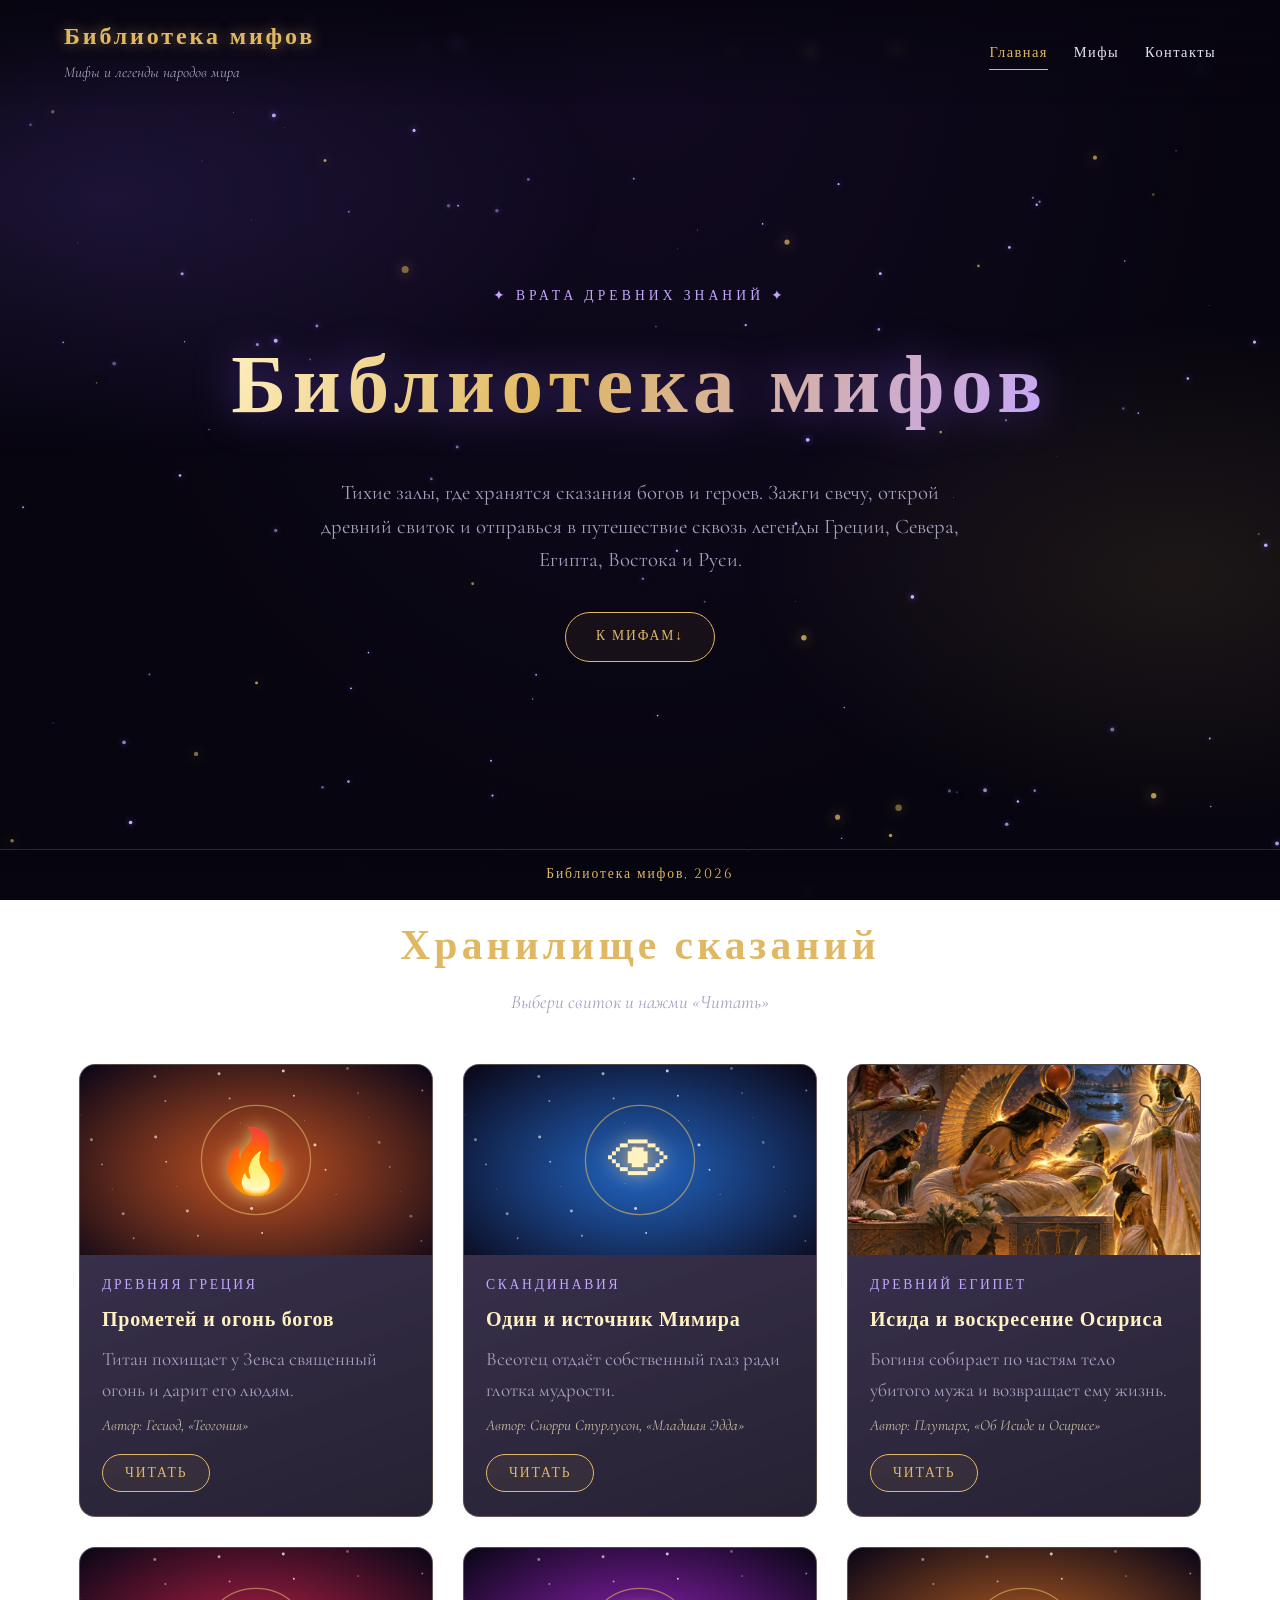
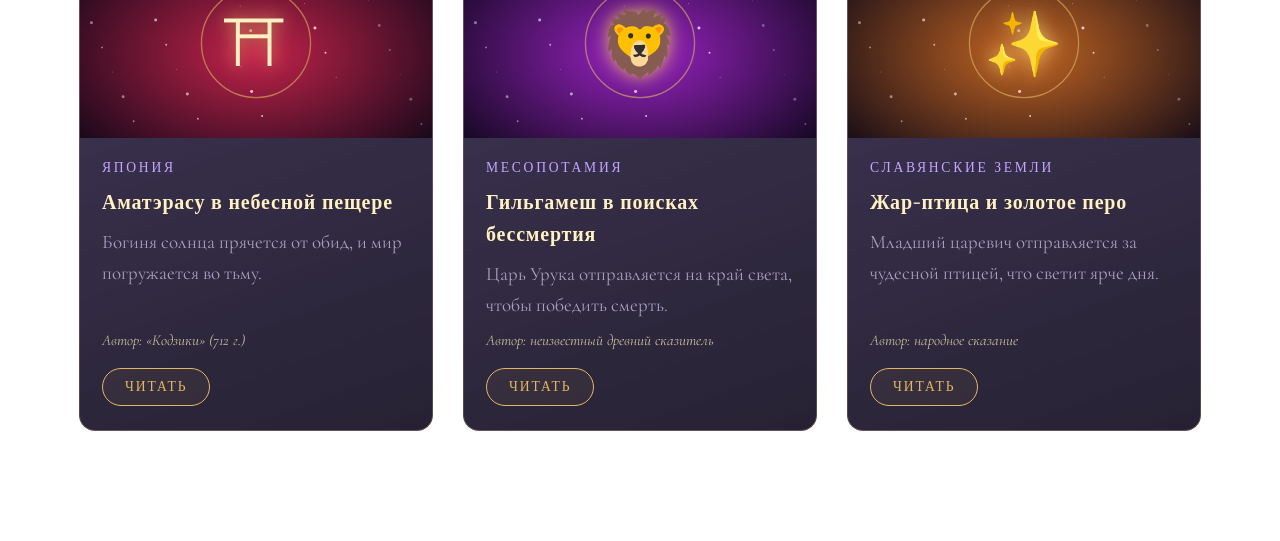
<file: index.html>
<!DOCTYPE html>
<html lang="ru"><head><meta charset="utf-8"><meta name="viewport" content="width=device-width,initial-scale=1">
<title>Библиотека мифов</title>
<link rel="preconnect" href="https://fonts.googleapis.com">
<link href="https://fonts.googleapis.com/css2?family=Cinzel:wght@400;700&family=Cormorant+Garamond:ital,wght@0,400;0,600;1,400&display=swap" rel="stylesheet">
<link rel="stylesheet" href="style.css"></head>
<body>
<header class="site-header">
  <a class="brand" href="index.html"><b>Библиотека мифов</b><small>Мифы и легенды народов мира</small></a>
  <nav><a class="active" href="index.html">Главная</a><a data-scroll="myths" href="index.html#myths">Мифы</a><a href="contacts.html">Контакты</a></nav>
</header>
<main>
<section class="hero">
  <div class="sub">✦ ВРАТА ДРЕВНИХ ЗНАНИЙ ✦</div>
  <h1>Библиотека мифов</h1>
  <p>Тихие залы, где хранятся сказания богов и героев. Зажги свечу, открой древний свиток и отправься в путешествие сквозь легенды Греции, Севера, Египта, Востока и Руси.</p>
  <a class="btn scroll-btn" data-scroll="myths" href="#myths">К МИФАМ</a>
</section>

<section class="section" id="myths">
  <h2>Хранилище сказаний</h2>
  <p class="lead">Выбери свиток и нажми «Читать»</p>
  <div class="grid">

<!--
=====================================================================
 КАК СОЗДАТЬ НОВЫЙ МИФ (ДУБЛИРОВАНИЕ КАРТОЧКИ)
 1. Скопируй любой блок <article class="card"> ... </article> целиком.
 2. Вставь копию ниже, перед закрывающим </div> сетки.
 3. Замени:
    - data-glyph  — символ на картинке; data-hue — цвет (0–360).
      Хочешь свою картинку? Замени весь <div class="art" ...></div> на:
      <div class="art"><img src="images/my.jpg" alt="Название"></div>
    - <h3>        — название мифа
    - .culture    — культура
    - .desc       — краткое описание на карточке
    - .author     — автор / источник
    - .full       — ПОЛНЫЙ текст мифа (абзацы <p>), он откроется в модальном окне
 Кнопка «Читать» уже работает — ничего подключать не надо.
=====================================================================
-->

<!-- МИФ 1 -->
<article class="card">
  <div class="art" data-glyph="🔥" data-hue="18"></div>
  <div class="body">
    <span class="culture">Древняя Греция</span>
    <h3>Прометей и огонь богов</h3>
    <p class="desc">Титан похищает у Зевса священный огонь и дарит его людям.</p>
    <span class="author">Автор: Гесиод, «Теогония»</span>
    <button class="btn read">ЧИТАТЬ</button>
    <div class="full" hidden>
      <p>В начале времён люди жили во тьме и холоде, а огонь принадлежал лишь богам Олимпа. Титан Прометей, чьё имя значит «мыслящий наперёд», пожалел смертных.</p>
      <p>Он спрятал уголёк в полом стебле фенхеля, прокрался на Олимп и вынес пламя вниз. Люди научились ковать металл, готовить пищу и строить города.</p>
      <p>Разгневанный Зевс приковал Прометея к скале на краю мира, и каждый день орёл клевал его печень, а к утру она вырастала вновь. Лишь герой Геракл освободил титана от мучений.</p>
    </div>
  </div>
</article>

<!-- МИФ 2 -->
<article class="card">
  <div class="art" data-glyph="👁" data-hue="215"></div>
  <div class="body">
    <span class="culture">Скандинавия</span>
    <h3>Один и источник Мимира</h3>
    <p class="desc">Всеотец отдаёт собственный глаз ради глотка мудрости.</p>
    <span class="author">Автор: Снорри Стурлусон, «Младшая Эдда»</span>
    <button class="btn read">ЧИТАТЬ</button>
    <div class="full" hidden>
      <p>Под корнем мирового ясеня Иггдрасиль бьёт источник, хранимый великаном Мимиром. Кто выпьет из него, обретёт знание всех миров.</p>
      <p>Один пришёл к источнику, но Мимир потребовал плату. Всеотец без колебаний вырвал свой глаз и опустил его в тёмную воду.</p>
      <p>С тех пор Один одноглаз, но видит прошлое и будущее. А глаз его до сих пор лежит на дне источника и мерцает как далёкая звезда.</p>
    </div>
  </div>
</article>

<!-- МИФ 3 -->
<article class="card">
  <div class="art"><img src="images/isis.jpg" alt="Исида и воскресение Осириса"></div>
  <div class="body">
    <span class="culture">Древний Египет</span>
    <h3>Исида и воскресение Осириса</h3>
    <p class="desc">Богиня собирает по частям тело убитого мужа и возвращает ему жизнь.</p>
    <span class="author">Автор: Плутарх, «Об Исиде и Осирисе»</span>
    <button class="btn read">ЧИТАТЬ</button>
    <div class="full" hidden>
      <p>Добрый царь Осирис правил Египтом мудро, и это породило зависть в его брате Сете. Хитростью он заточил Осириса в сундук и бросил в Нил.</p>
      <p>Исида обошла весь мир в поисках мужа. Найдя тело, она узнала, что Сет разрубил его на части и разбросал по стране. Богиня собрала их все, а Анубис помог совершить обряд.</p>
      <p>Осирис ожил и стал владыкой загробного мира, а их сын Хор победил Сета. Так в Египте возникла вера в вечную жизнь после смерти.</p>
    </div>
  </div>
</article>

<!-- МИФ 4 -->
<article class="card">
  <div class="art" data-glyph="⛩" data-hue="345"></div>
  <div class="body">
    <span class="culture">Япония</span>
    <h3>Аматэрасу в небесной пещере</h3>
    <p class="desc">Богиня солнца прячется от обид, и мир погружается во тьму.</p>
    <span class="author">Автор: «Кодзики» (712 г.)</span>
    <button class="btn read">ЧИТАТЬ</button>
    <div class="full" hidden>
      <p>Обидевшись на буйного брата Сусаноо, богиня солнца Аматэрасу скрылась в небесной пещере и закрыла вход камнем. Свет исчез, и на земле воцарились холод и страх.</p>
      <p>Тогда боги собрались у пещеры. Богиня Удзумэ вышла танцевать на перевёрнутой бочке, а собравшиеся хохотали так громко, что Аматэрасу выглянула посмотреть, в чём дело.</p>
      <p>Ей показали зеркало, и богиня увидела своё сияние. Пока она любовалась, сильный бог отодвинул камень. Солнце вернулось в мир.</p>
    </div>
  </div>
</article>

<!-- МИФ 5 -->
<article class="card">
  <div class="art" data-glyph="🦁" data-hue="285"></div>
  <div class="body">
    <span class="culture">Месопотамия</span>
    <h3>Гильгамеш в поисках бессмертия</h3>
    <p class="desc">Царь Урука отправляется на край света, чтобы победить смерть.</p>
    <span class="author">Автор: неизвестный древний сказитель</span>
    <button class="btn read">ЧИТАТЬ</button>
    <div class="full" hidden>
      <p>Гильгамеш, могучий царь Урука, потерял лучшего друга Энкиду и впервые осознал, что и он смертен. Горе погнало его на поиски вечной жизни.</p>
      <p>Пройдя тьму гор и воды смерти, он нашёл мудреца Утнапишти, пережившего великий потоп. Тот открыл тайну: на дне моря растёт цветок, возвращающий молодость.</p>
      <p>Гильгамеш достал цветок, но по дороге домой змея украла его, пока царь купался. Он вернулся в Урук и понял, что бессмертие людей в их делах и памяти.</p>
    </div>
  </div>
</article>

<!-- МИФ 6 -->
<article class="card">
  <div class="art" data-glyph="✨" data-hue="25"></div>
  <div class="body">
    <span class="culture">Славянские земли</span>
    <h3>Жар-птица и золотое перо</h3>
    <p class="desc">Младший царевич отправляется за чудесной птицей, что светит ярче дня.</p>
    <span class="author">Автор: народное сказание</span>
    <button class="btn read">ЧИТАТЬ</button>
    <div class="full" hidden>
      <p>В царском саду росла яблоня с золотыми плодами, и каждую ночь кто-то их срывал. Старшие братья заснули в карауле, а младший, Иван, увидел сияющую птицу и вырвал из её хвоста перо.</p>
      <p>Перо светило ярче сотни свечей, и царь повелел добыть саму птицу. На пути Ивану помог серый волк, который стал его верным другом.</p>
      <p>Ценой испытаний царевич вернулся домой с Жар-птицей. Говорят, что кто хоть раз видел её свет, тот навсегда сохраняет надежду.</p>
    </div>
  </div>
</article>

  </div>
</section>
</main>

<div class="modal" id="modal"><div class="modal-box"><button class="close" aria-label="Закрыть">×</button><div class="modal-content"></div></div></div>
<footer class="site-footer">Библиотека мифов, 2026</footer>
<script src="app.js"></script>
</body></html>
</file>
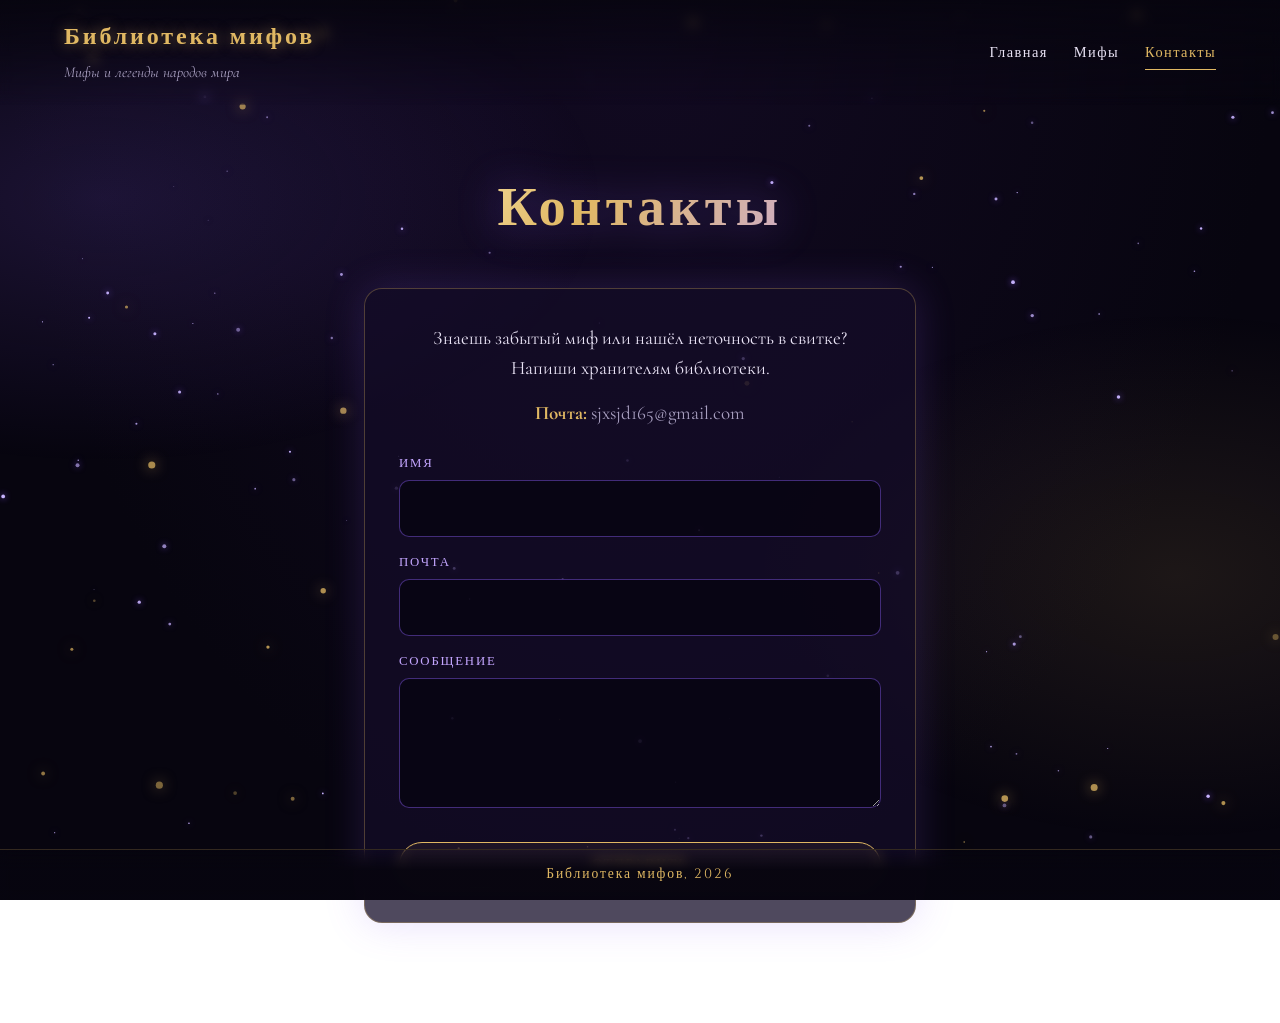
<file: contacts.html>
<!DOCTYPE html>
<html lang="ru"><head><meta charset="utf-8"><meta name="viewport" content="width=device-width,initial-scale=1">
<title>Контакты — Библиотека мифов</title>
<link rel="preconnect" href="https://fonts.googleapis.com">
<link href="https://fonts.googleapis.com/css2?family=Cinzel:wght@400;700&family=Cormorant+Garamond:ital,wght@0,400;0,600;1,400&display=swap" rel="stylesheet">
<link rel="stylesheet" href="style.css"></head>
<body>
<header class="site-header">
  <a class="brand" href="index.html"><b>Библиотека мифов</b><small>Мифы и легенды народов мира</small></a>
  <nav><a href="index.html">Главная</a><a href="index.html#myths">Мифы</a><a class="active" href="contacts.html">Контакты</a></nav>
</header>
<main>
<div class="contact-wrap">
  <h1 class="page-title">Контакты</h1>
  <div class="contact-card">
    <p style="text-align:center">Знаешь забытый миф или нашёл неточность в свитке? Напиши хранителям библиотеки.</p>
    <div class="info"><span><b>Почта:</b> sjxsjd165@gmail.com</span></div>
    <form id="contact-form">
      <label for="n">ИМЯ</label><input id="n" required>
      <label for="e">ПОЧТА</label><input id="e" type="email" required>
      <label for="t">СООБЩЕНИЕ</label><textarea id="t" required></textarea>
      <button class="btn form-btn" type="submit">ОТПРАВИТЬ</button>
    </form>
    <div class="thanks">✦ Твоё послание принято хранителями. Спасибо! ✦</div>
  </div>
</div>
</main>
<footer class="site-footer">Библиотека мифов, 2026</footer>
<script src="app.js"></script>
</body></html>
</file>
<file: style.css>
:root{--bg:#07050f;--bg2:#120a22;--gold:#e0b863;--gold2:#fff1c1;--violet:#8b5cf6;--violet2:#c4a6ff;--text:#e9e3f5;--muted:#a89fc0}
*{box-sizing:border-box;margin:0;padding:0}
html{scroll-behavior:smooth}
body{background:radial-gradient(ellipse at 50% 0%,var(--bg2),var(--bg) 70%) fixed;color:var(--text);font-family:'Cormorant Garamond',Georgia,serif;font-size:19px;line-height:1.6;padding-bottom:70px;min-height:100vh;overflow-x:hidden}
body.lock{overflow:hidden}
#stars{position:fixed;inset:0;width:100%;height:100%;z-index:0;pointer-events:none}
.fog{position:fixed;inset:-20%;z-index:0;pointer-events:none;background:radial-gradient(40% 30% at 20% 30%,rgba(139,92,246,.16),transparent 70%),radial-gradient(35% 30% at 80% 60%,rgba(224,184,99,.10),transparent 70%);animation:fog 24s ease-in-out infinite alternate}
@keyframes fog{to{transform:translate(6%,4%) scale(1.15)}}
header,main,footer{position:relative;z-index:1}
.site-header{display:flex;flex-wrap:wrap;align-items:center;justify-content:space-between;gap:12px;padding:18px 5vw;background:linear-gradient(#07050fdd,transparent);backdrop-filter:blur(6px);position:sticky;top:0;z-index:5}
.brand{text-decoration:none;color:var(--gold)}
.brand b{display:block;font-family:Cinzel,Georgia,serif;font-size:1.5rem;letter-spacing:.12em;text-shadow:0 0 14px rgba(224,184,99,.5)}
.brand small{color:var(--muted);font-style:italic;font-size:.95rem}
nav{display:flex;gap:26px}
nav a{color:var(--text);text-decoration:none;font-family:Cinzel,serif;font-size:.9rem;letter-spacing:.1em;padding:6px 0;position:relative;cursor:pointer;transition:color .3s}
nav a::after{content:"";position:absolute;left:0;bottom:0;height:1px;width:0;background:var(--gold);transition:width .4s}
nav a:hover,nav a.active{color:var(--gold)}
nav a:hover::after,nav a.active::after{width:100%}
.hero{min-height:82vh;display:flex;flex-direction:column;align-items:center;justify-content:center;text-align:center;padding:40px 6vw}
.hero h1,.page-title{font-family:Cinzel,Georgia,serif;font-weight:700;font-size:clamp(2.4rem,7vw,5.2rem);letter-spacing:.08em;background:linear-gradient(120deg,var(--gold2),var(--gold) 40%,var(--violet2));-webkit-background-clip:text;background-clip:text;color:transparent;filter:drop-shadow(0 0 22px rgba(139,92,246,.45));animation:rise 1.4s both}
.hero p{max-width:640px;margin:22px 0 36px;font-size:1.3rem;color:var(--muted);animation:rise 1.4s .25s both}
.sub{font-family:Cinzel,serif;letter-spacing:.3em;color:var(--violet2);font-size:.85rem;margin-bottom:14px;animation:rise 1.4s both}
@keyframes rise{from{opacity:0;transform:translateY(24px)}to{opacity:1;transform:none}}
.btn{font-family:Cinzel,serif;letter-spacing:.14em;font-size:.85rem;color:var(--gold);background:rgba(224,184,99,.06);border:1px solid var(--gold);padding:13px 30px;border-radius:40px;cursor:pointer;text-decoration:none;display:inline-block;transition:.4s;animation:rise 1.4s .5s both}
.btn:hover{background:var(--gold);color:#1a1030;box-shadow:0 0 28px rgba(224,184,99,.55);transform:translateY(-2px)}
.scroll-btn::after{content:" ↓";display:inline-block;animation:bob 1.8s infinite}
@keyframes bob{50%{transform:translateY(4px)}}
.section{padding:70px 5vw 40px;max-width:1250px;margin:0 auto}
.section h2{font-family:Cinzel,serif;color:var(--gold);text-align:center;font-size:clamp(1.7rem,4vw,2.6rem);letter-spacing:.1em;margin-bottom:8px}
.section .lead{text-align:center;color:var(--muted);margin-bottom:46px;font-style:italic}
.grid{display:grid;grid-template-columns:repeat(auto-fill,minmax(290px,1fr));gap:30px}
/* ===== Карточки мифов ===== */
.card{background:linear-gradient(160deg,rgba(32,20,58,.85),rgba(14,9,28,.9));border:1px solid rgba(224,184,99,.25);border-radius:16px;overflow:hidden;display:flex;flex-direction:column;transition:transform .5s cubic-bezier(.2,.8,.2,1),box-shadow .5s,border-color .5s;animation:rise 1s both}
.card:hover{transform:translateY(-8px) scale(1.035);border-color:var(--gold);box-shadow:0 0 34px rgba(139,92,246,.45),0 0 14px rgba(224,184,99,.35)}
.card .art{height:190px;background-size:cover;background-position:center;position:relative;overflow:hidden}
.card .art img{width:100%;height:100%;object-fit:cover;transition:transform .8s}
.card:hover .art img{transform:scale(1.08)}
.card .body{padding:20px 22px 24px;display:flex;flex-direction:column;gap:8px;flex:1}
.card h3{font-family:Cinzel,serif;color:var(--gold2);font-size:1.25rem;letter-spacing:.04em}
.culture{color:var(--violet2);font-size:.85rem;letter-spacing:.2em;text-transform:uppercase;font-family:Cinzel,serif}
.card p.desc{color:var(--muted);flex:1}
.author{font-size:.95rem;font-style:italic;color:#c9bfa0}
.card .read{align-self:flex-start;margin-top:8px;animation:none;padding:9px 22px}
/* ===== Модальное окно ===== */
.modal{position:fixed;inset:0;z-index:50;display:flex;align-items:center;justify-content:center;padding:20px;background:rgba(4,2,10,.8);backdrop-filter:blur(8px);opacity:0;visibility:hidden;transition:.4s}
.modal.open{opacity:1;visibility:visible}
.modal-box{position:relative;max-width:720px;width:100%;max-height:86vh;overflow:auto;background:linear-gradient(170deg,#1b1136,#0c0718);border:1px solid var(--gold);border-radius:18px;padding:40px 38px;box-shadow:0 0 60px rgba(139,92,246,.45);transform:translateY(30px) scale(.96);transition:.5s cubic-bezier(.2,.8,.2,1)}
.modal.open .modal-box{transform:none}
.modal-box h3{font-family:Cinzel,serif;color:var(--gold);font-size:1.8rem;margin:4px 0 14px}
.modal-box p{margin-bottom:14px}
.modal-box .author{margin-top:18px}
.close{position:absolute;top:14px;right:16px;width:42px;height:42px;border-radius:50%;border:1px solid var(--gold);background:transparent;color:var(--gold);font-size:1.5rem;cursor:pointer;transition:.3s;line-height:1}
.close:hover{background:var(--gold);color:#1a1030;transform:rotate(90deg)}
/* ===== Контакты ===== */
.contact-wrap{max-width:680px;margin:0 auto;padding:60px 5vw 30px}
.page-title{text-align:center;display:block;font-size:clamp(2rem,5vw,3.4rem)}
.contact-card{margin-top:36px;padding:34px;border:1px solid rgba(224,184,99,.3);border-radius:18px;background:rgba(20,12,40,.75);box-shadow:0 0 40px rgba(139,92,246,.2)}
.info{display:flex;flex-wrap:wrap;gap:10px 30px;justify-content:center;color:var(--muted);margin:14px 0 26px}
.info span b{color:var(--gold)}
label{display:block;font-family:Cinzel,serif;font-size:.8rem;letter-spacing:.14em;color:var(--violet2);margin:16px 0 6px}
input,textarea{width:100%;background:rgba(7,5,15,.7);border:1px solid rgba(139,92,246,.45);border-radius:10px;padding:12px 14px;color:var(--text);font:inherit;transition:.3s}
input:focus,textarea:focus{outline:none;border-color:var(--gold);box-shadow:0 0 16px rgba(224,184,99,.35)}
textarea{min-height:130px;resize:vertical}
.form-btn{margin-top:24px;animation:none;width:100%}
.thanks{display:none;text-align:center;color:var(--gold2);font-size:1.3rem;padding:20px}
/* ===== Футер (фиксирован внизу) ===== */
.site-footer{position:fixed;left:0;right:0;bottom:0;z-index:10;text-align:center;padding:14px;font-family:Cinzel,serif;letter-spacing:.14em;font-size:.85rem;color:var(--gold);background:linear-gradient(transparent,#07050fee 40%);border-top:1px solid rgba(224,184,99,.2);backdrop-filter:blur(6px)}
@media(max-width:600px){.modal-box{padding:34px 22px}nav{gap:16px}}
</file>
